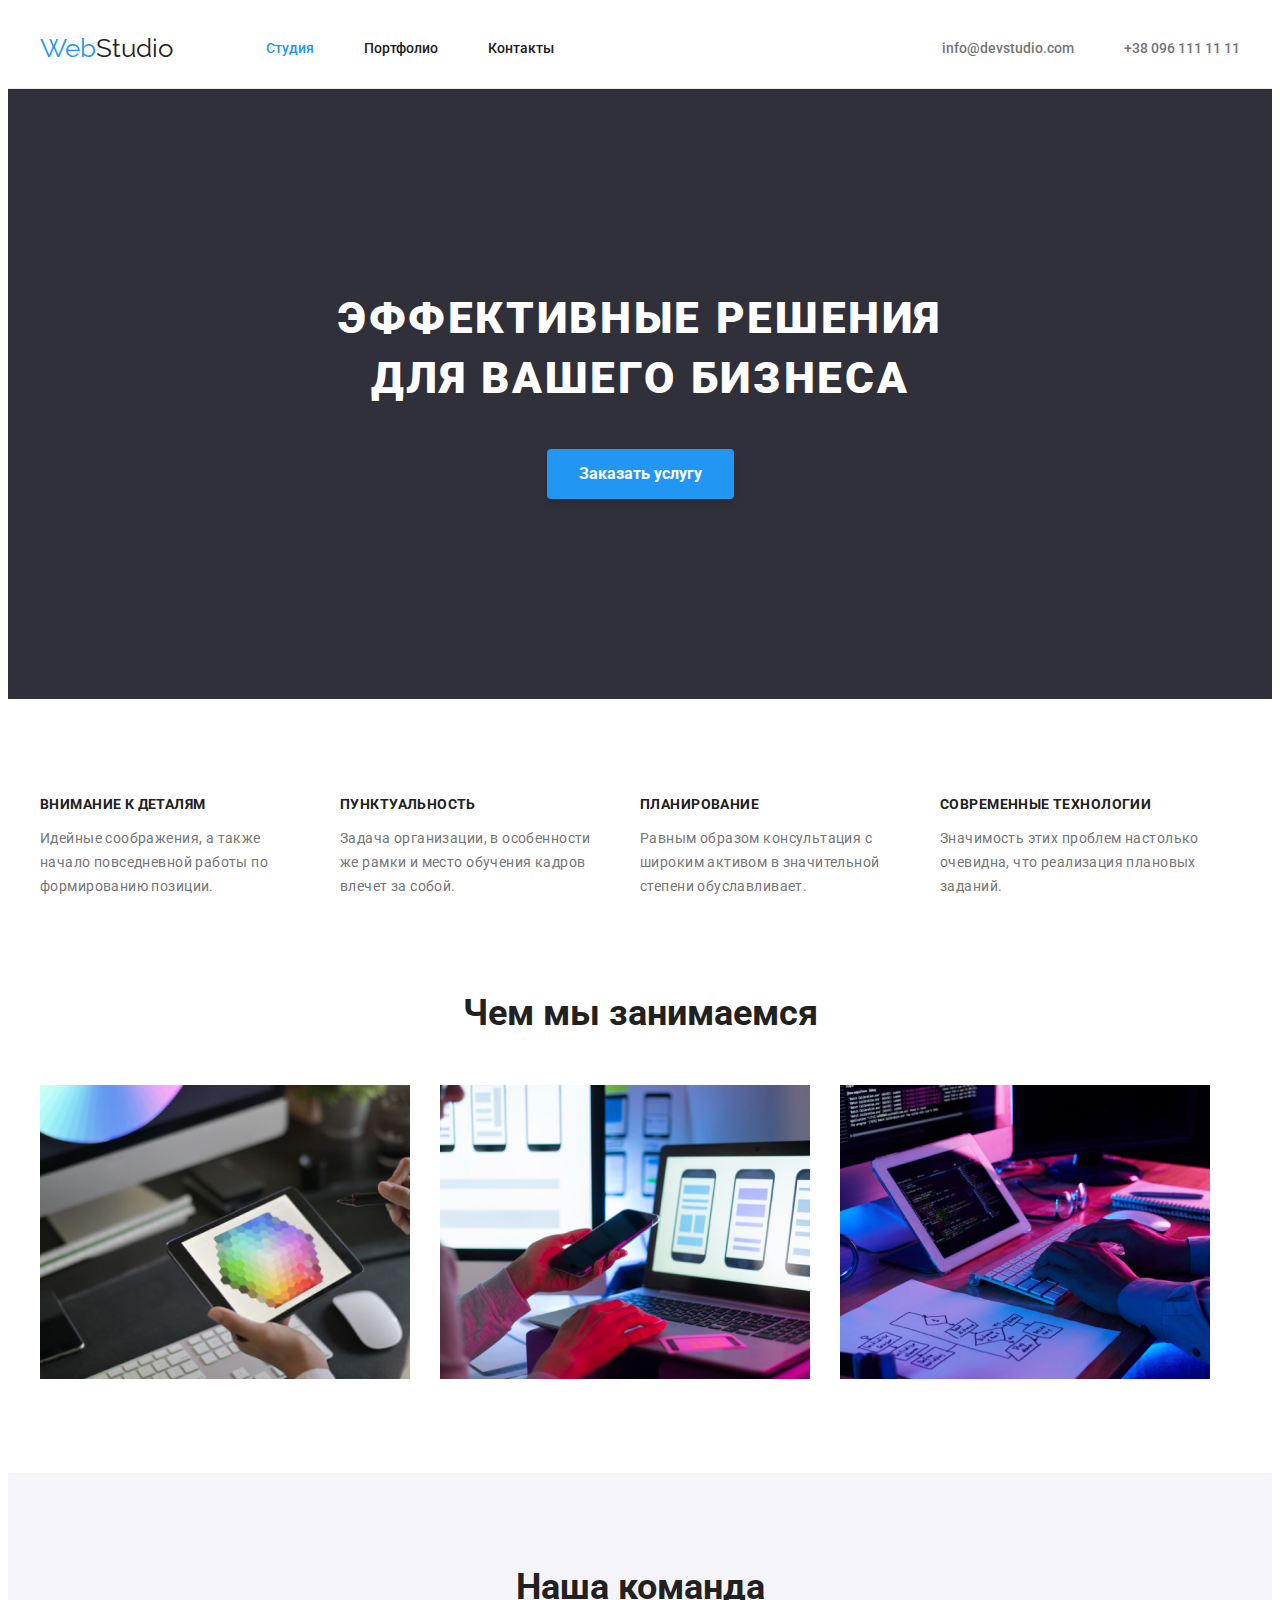
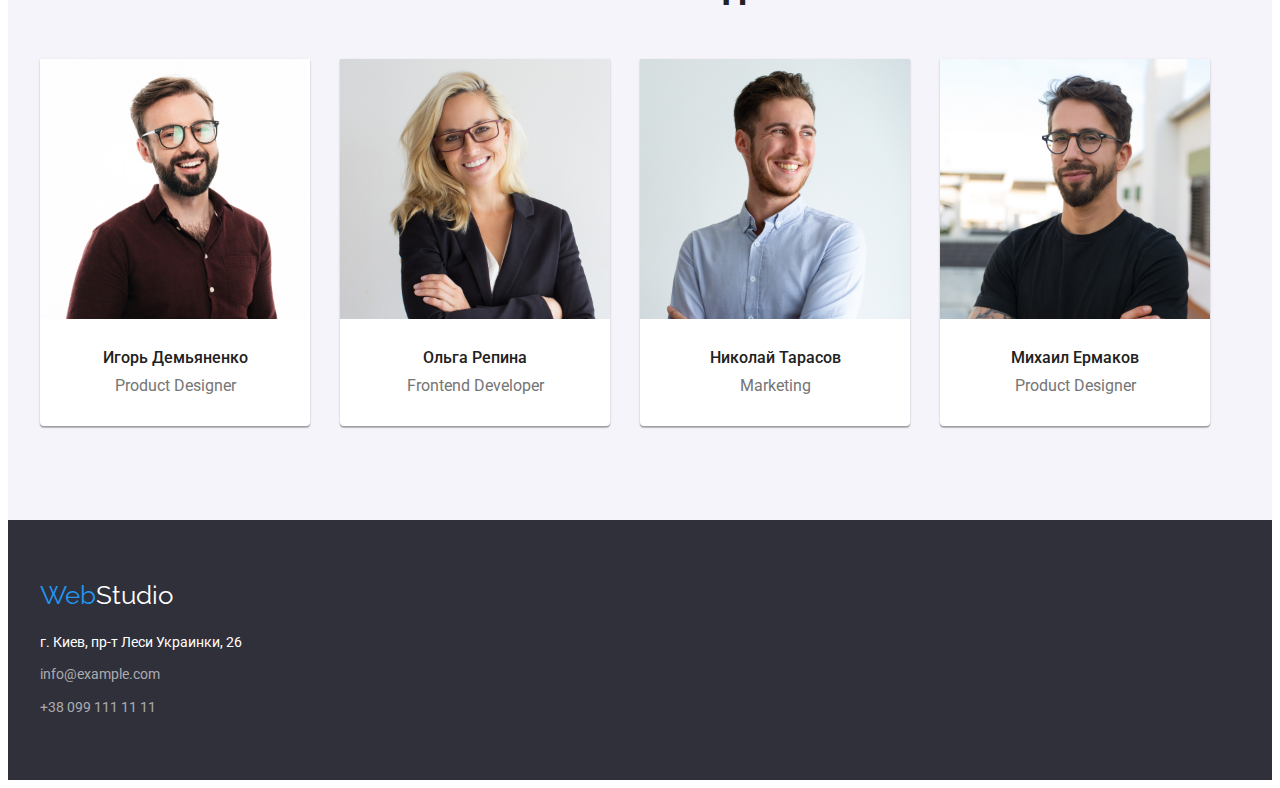
<file: index.html>
<!DOCTYPE html>
<html lang="ru">

<head>
    <meta charset="UTF-8">
    <meta http-equiv="X-UA-Compatible" content="IE=edge">
    <meta name="viewport" content="width=device-width, initial-scale=1.0">
    <title>Web Studio</title>
    <link rel="preconnect" href="https://fonts.googleapis.com">
    <link rel="preconnect" href="https://fonts.gstatic.com" crossorigin>
    <link
        href="https://fonts.googleapis.com/css2?family=Raleway:wght@700&family=Roboto:wght@400;500;700;900&display=swap"
        rel="stylesheet">
    <link rel="stylesheet" href="https://cdnjs.cloudflare.com/ajax/libs/modern-normalize/1.1.0/modern-normalize.min.css"
        integrity="sha512-wpPYUAdjBVSE4KJnH1VR1HeZfpl1ub8YT/NKx4PuQ5NmX2tKuGu6U/JRp5y+Y8XG2tV+wKQpNHVUX03MfMFn9Q=="
        crossorigin="anonymous" referrerpolicy="no-referrer" />
    <link rel="stylesheet" href="./CSS/styles.css" />
</head>

<body>
    <!--Шапка-->
    <header class="header">
        <div class="header-top container">
        <nav class="main-nav">
            <a href="./index.html" class="logo-hd">Web<span class="logo-hd-half">Studio</span></a>
            <ul class="nav list">
                <li class="item"><a class="nav-li current link" href="./index.html">Студия</a></li>
                <li class="item"><a class="nav-li link" href="./portfolio.html">Портфолио</a></li>
                <li class="item"><a class="nav-li link" href="">Контакты</a></li>
            </ul>
        </nav>
        <ul class="address list">
                <li class="item"><a class="address-li link" href="mailto:info@devstudio.com">info@devstudio.com</a></li>
                <li class="item"><a class="address-li link" href="tel:+380961111111">+38 096 111 11 11</a></li>
        </ul>
        </div>
    </header>

    <!--Основа-->
    
    <main>
        <!--Суть и Кнопка-->
        <section class="hero">
            <h1 class="hero-title">Эффективные решения для вашего бизнеса</h1>
            <button class="button" type="button">Заказать услугу</button>
        </section>
        <!--Особенности-->
        <section class="descr-features">
            <div class="container">
                <h2 class="visually-hidden">Особенности</h2>
                <ul class="features list">
                    <li class="item">
                        <h3 class="title">Внимание к деталям</h3>
                        <p>Идейные соображения, а также начало повседневной работы по формированию позиции.</p>
                    </li>
                    <li class="item">
                        <h3 class="title">Пунктуальность</h3>
                        <p>Задача организации, в особенности же рамки и место обучения кадров влечет за собой.</p>
                    </li>
                    <li class="item">
                        <h3 class="title">Планирование</h3>
                        <p>Равным образом консультация с широким активом в значительной степени обуславливает.</p>
                    </li>
                    <li class="item">
                        <h3 class="title">Современные технологии</h3>
                        <p>Значимость этих проблем настолько очевидна, что реализация плановых заданий.</p>
                    </li>
                </ul>
            </div>
        </section>

        <!--Чем мы занимаемся-->
        
        <section class="descr-gallery">
            <div class="container">
                <h2 class="section-title">Чем мы занимаемся</h2>
                <ul class="gallery list">
                    <li class="item"><img src="./images/box-3.jpg" alt="Планшет" width="370"></li>
                    <li class="item"><img src="./images/box-2.jpg" alt="Телефон и клава" width="370"></li>
                    <li class="item"><img src="./images/box-1.jpg" alt="Планшет и клава" width="370"></li>
                </ul>
            </div>
        </section>

        <!--Команда-->
        
        <section class="descr-team">
            <div class="container">
                <h2 class="team-title">Наша команда</h2>
                <ul class="team-list">
                    <li class="team-shadow"><img src="./images/photo-4.jpg" alt="Игорь Демьяненко" width="270">
                        <div class="member-box">
                        <h3 class="name"> Игорь Демьяненко</h3>
                        <p class="team-disc">Product Designer</p>
                        </div>
                    </li>
                    <li class="team-shadow"><img src="./images/photo-1.jpg" alt="Ольга Репина" width="270">
                        <div class="member-box">
                        <h3 class="name"> Ольга Репина</h3>
                        <p class="team-disc">Frontend Developer</p>
                        </div>
                    </li>
                    <li class="team-shadow"><img src="./images/photo-2.jpg" alt="Николай Тарасов" width="270">
                        <div class="member-box">
                        <h3 class="name"> Николай Тарасов</h3>
                        <p class="team-disc">Marketing</p>
                        </div>
                    </li>
                    <li class="team-shadow"><img src="./images/photo-3.jpg" alt="Михаил Ермаков" width="270">
                        <div class="member-box">
                        <h3 class="name"> Михаил Ермаков</h3>
                        <p class="team-disc">Product Designer</p>
                        </div>
                    </li>
                </ul>
            </div>
        </section>
    </main>

    <!--Футтер-->
    
    <footer class="footer">
        <div class="container">
            <a class="logo-ft link" href="/">Web<span class="logo-ft-half">Studio</span></a>
            <address>
                <p class="address-fiz">г. Киев, пр-т Леси Украинки, 26</p>
                <ul class="address-foot list">
                    <li class="item"><a class="foot-li link" href="mailto:info@example.com">info@example.com</a></li>
                    <li class="item"><a class="foot-li link" href="tel:+380991111111">+38 099 111 11 11</a></li>
                </ul>
        </div>
        </address>
    </footer>
</body>

</html>
</file>
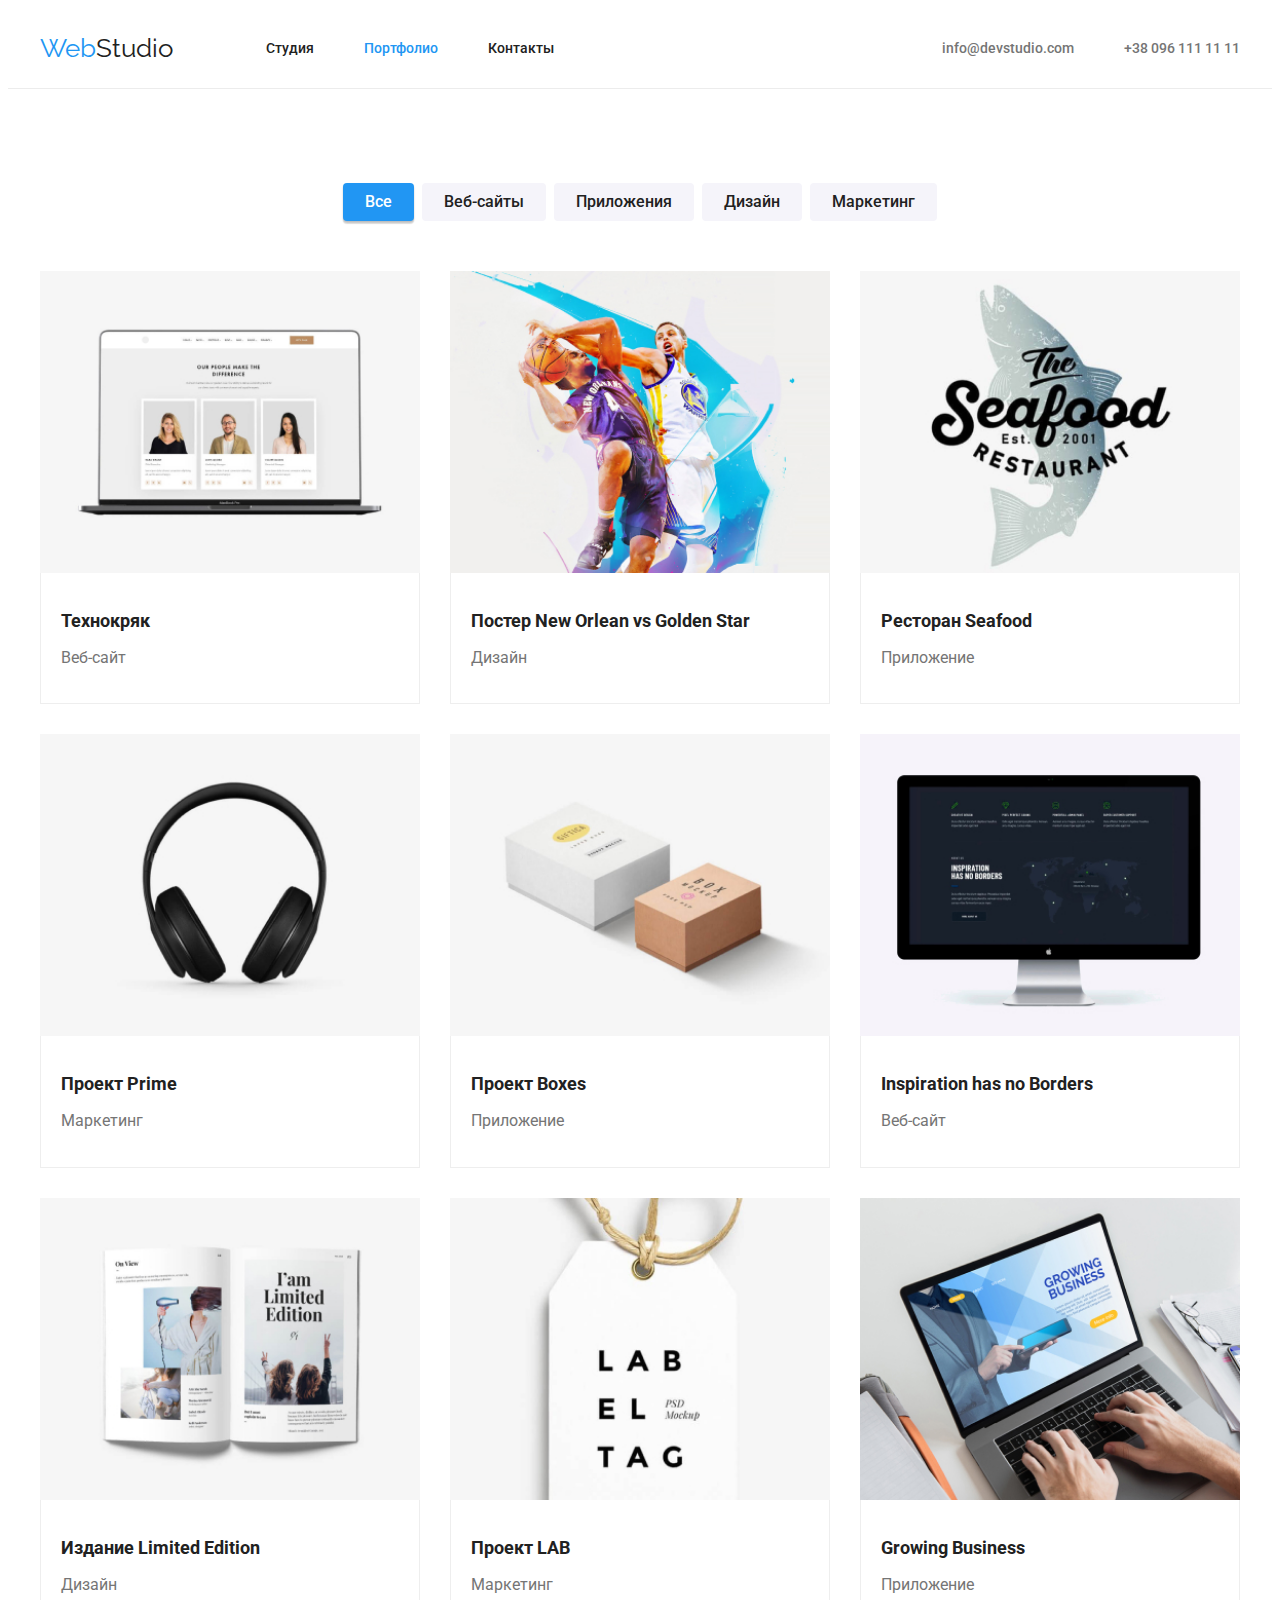
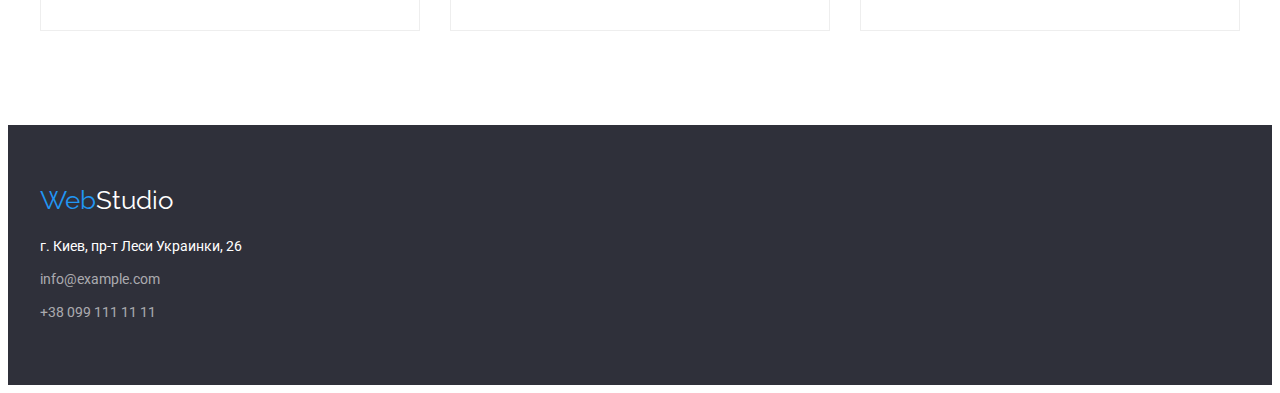
<file: portfolio.html>
<!DOCTYPE html>
<html lang="ru">

<head>
    <meta charset="UTF-8">
    <meta http-equiv="X-UA-Compatible" content="IE=edge">
    <meta name="viewport" content="width=device-width, initial-scale=1.0">
    <title>Portfolio</title>
    <link rel="preconnect" href="https://fonts.googleapis.com">
    <link rel="preconnect" href="https://fonts.gstatic.com" crossorigin>
    <link
        href="https://fonts.googleapis.com/css2?family=Raleway:wght@700&family=Roboto:wght@400;500;700;900&display=swap"
        rel="stylesheet">
    <link rel="stylesheet" href="https://cdnjs.cloudflare.com/ajax/libs/modern-normalize/1.1.0/modern-normalize.min.css"
        integrity="sha512-wpPYUAdjBVSE4KJnH1VR1HeZfpl1ub8YT/NKx4PuQ5NmX2tKuGu6U/JRp5y+Y8XG2tV+wKQpNHVUX03MfMFn9Q=="
        crossorigin="anonymous" referrerpolicy="no-referrer" />
    <link rel="stylesheet" href="./CSS/styles.css">
</head>

<body>
    

    <!--Шапка-->
    <header class="header">
        <div class="header-top container">
            <nav class="main-nav">
                <a href="./index.html" class="logo-hd">Web<span class="logo-hd-half">Studio</span></a>
                <ul class="nav list">
                    <li class="item"><a class="nav-li link" href="./index.html">Студия</a></li>
                    <li class="item"><a class="nav-li current link" href="./portfolio.html">Портфолио</a></li>
                    <li class="item"><a class="nav-li link" href="">Контакты</a></li>
                </ul>
            </nav>
            <ul class="address list">
                <li class="item"><a class="address-li link" href="mailto:info@devstudio.com">info@devstudio.com</a></li>
                <li class="item"><a class="address-li link" href="tel:+380961111111">+38 096 111 11 11</a></li>
            </ul>
        </div>
    </header>

    <!--Основа-->
    
    <main>
        <h1 class="page-title">Portfolio</h1>
        <!-- Кнопки -->
        <section class="descr-projects">
            <div class="container">
                <h2 class="visually-hidden">Наши проекты</h2>
                <ul class="filtres list">
                    <li class="item"><button class="buttons current" type="button">Все</button></li>
                    <li class="item"><button class="buttons" type="button">Веб-сайты</button></li>
                    <li class="item"><button class="buttons" type="button">Приложения</button></li>
                    <li class="item"><button class="buttons" type="button">Дизайн</button></li>
                    <li class="item"><button class="buttons" type="button">Маркетинг</button></li>
                </ul>

                <!-- Примеры проектов  -->
                <ul class="projects list">
                    <li class="projects-border"><a href="#" class="projects-link"><img src="./images/technocryak.jpg" alt="Технокряк" width="370">
                        <div class="projects-box">
                            <h3 class="projects-title-color">Технокряк</h3>
                            <p class="projects-disc">Веб-сайт</p>
                        </div>    
                        </a></li>
                    <li class="projects-border"><a href="#" class="projects-link"><img src="./images/new-orlean.jpg"
                                alt="New Orlean" width="370">
                            <div class="projects-box">
                            <h3 class="projects-title-color">Постер New Orlean vs Golden Star</h3>
                            <p class="projects-disc">Дизайн</p>
                            </div>
                        </a></li>
                    <li class="projects-border"><a href="#" class="projects-link"><img src="./images/seafood.jpg" alt="Seafood"
                                width="370">
                            <div class="projects-box">
                            <h3 class="projects-title-color">Ресторан Seafood</h3>
                            <p class="projects-disc">Приложение</p>
                            </div>
                        </a></li>
                    <li class="projects-border"><a href="#" class="projects-link"><img src="./images/project-prime.jpg" alt="Prime"
                                width="370">
                            <div class="projects-box">
                            <h3 class="projects-title-color">Проект Prime</h3>
                            <p class="projects-disc">Маркетинг</p>
                            </div>
                        </a></li>
                    <li class="projects-border"><a href="#" class="projects-link" ><img src="./images/project-boxes.jpg" alt="Boxes"
                                width="370">
                            <div class="projects-box">
                            <h3 class="projects-title-color">Проект Boxes</h3>
                            <p class="projects-disc">Приложение</p>
                            </div>
                        </a></li>
                    <li class="projects-border"><a href="#" class="projects-link"><img src="./images/no-borders.jpg" alt="No Borders" width="370">
                            <div class="projects-box">
                            <h3 class="projects-title-color">Inspiration has no Borders</h3>
                            <p class="projects-disc">Веб-сайт</p>
                            </div>
                        </a></li>
                    <li class="projects-border"><a href="#" class="projects-link"><img src="./images/limited-edition.jpg" alt="Limited Edition"
                                width="370">
                            <div class="projects-box">
                            <h3 class="projects-title-color">Издание Limited Edition</h3>
                            <p class="projects-disc">Дизайн</p>
                            </div>
                        </a></li>
                    <li class="projects-border"><a href="#" class="projects-link"><img src="./images/lab.jpg" alt="Лаба" width="370">
                            <div class="projects-box">
                            <h3 class="projects-title-color">Проект LAB</h3>
                            <p class="projects-disc">Маркетинг</p>
                            </div>
                        </a></li>
                    <li class="projects-border"><a href="#" class="projects-link"><img src="./images/growing.jpg"
                                alt="Growing" width="370">
                            <div class="projects-box">
                            <h3 class="projects-title-color">Growing Business</h3>
                            <p class="projects-disc">Приложение</p>
                            </div>
                        </a></li>
                </ul>
            </div>
        </section>
    </main>

    <!--Футтер-->

    <footer class="footer">
        <div class="container">
            <a class="logo-ft link" href="/">Web<span class="logo-ft-half">Studio</span></a>
            <address>
                <p class="address-fiz">г. Киев, пр-т Леси Украинки, 26</p>
                <ul class="address-foot list">
                    <li class="item"><a class="foot-li link" href="mailto:info@example.com">info@example.com</a></li>
                    <li class="item"><a class="foot-li link" href="tel:+380991111111">+38 099 111 11 11</a></li>
                </ul>
        </div>
        </address>
    </footer>
</body>

</html>
</file>
<file: CSS/styles.css>
:root {
  --primary-text-color: #757575;
  --tittle-text-color: #212121;
  --accent-color: #2196f3;
  --secondary-text-color: #ffffff;
  --background-color: #2f303a;
  --button-background-color: #188ce8;
  --unique-color: rgba(255, 255, 255, 0.6);
  --unique-background-color: #f5f4fa;
}
/* Global styles */

body {
  font-family: "Raleway", sans-serif;
  font-family: "Roboto", sans-serif;
  color: var(--primary-text-color);
  background-color: var(--secondary-text-color);
}

h1,
h2,
h3,
h4,
h5,
h6,
p,
ul {
  margin: 0;
  padding: 0;
}

.list {
  list-style: none;
}

link {
  text-decoration: none;
}

a {
  text-decoration: none;
}
img {
  display: block;
  width: 100%;
}
.container {
  width: 1200px;
  margin: 0 auto;
  padding: 0 15px;
}

/* logo header styles */

.logo-hd {
  font-family: "Raleway", sans-serif;
  font-size: 26px;
  line-height: 1.17;
  text-decoration: none;
  color: var(--accent-color);
}

.logo-hd-half {
  color: var(--tittle-text-color);
}

/* nav styles */

.header {
  border-bottom: #ececec 1px solid;
}

.header-top {
  display: flex;
}

.main-nav {
  display: flex;
  align-items: center;
}

.nav {
  display: flex;
  margin-left: 93px;
}

.nav .item + .item {
  margin-left: 50px;
}

.nav .nav-li {
  display: block;
  padding-top: 32px;
  padding-bottom: 32px;
  color: var(--tittle-text-color);
  font-weight: 500;
  font-size: 14px;
  line-height: 1.17;
}

.address .address-li {
  display: block;
  padding-top: 32px;
  padding-bottom: 32px;
  font-weight: 500;
  font-size: 14px;
  line-height: 1.17;
}

.address {
  display: flex;
  margin-left: auto;
}

.address .item + .item {
  margin-left: 50px;
}

.address-li {
  color: var(--primary-text-color);
}

.nav .nav-li.current,
.address-li:hover,
.address-li:focus,
.nav .nav-li:hover,
.nav .nav-li:focus {
  color: var(--accent-color);
}

.nav .nav-li.current:focus,
.nav .nav-li.current:hover {
  color: var(--button-background-color);
}

/*main*/
.visually-hidden {
  position: absolute;
  width: 1px;
  height: 1px;
  margin: -1px;
  border: 0;
  padding: 0;

  white-space: nowrap;
  clip-path: inset(100%);
  clip: rect(0 0 0 0);
  overflow: hidden;
}

.hero {
  padding: 200px 0;
  text-align: center;
  background-color: var(--background-color);
}

.hero-title {
  margin: 0 auto 40px;
  color: var(--secondary-text-color);
  font-size: 44px;
  max-width: 696px;
  justify-content: center;
  line-height: 1.36;
  font-weight: 900;
  text-transform: uppercase;
  letter-spacing: 0.06em;
}

.button:hover,
.button:focus {
  background-color: var(--button-background-color);
}

.button {
  padding: 10px 32px;
  text-align: center;
  font-size: 16px;
  line-height: 1.9;
  font-weight: 700;
  font-family: inherit;
  color: var(--secondary-text-color);
  background-color: var(--accent-color);
  box-shadow: 0px 4px 4px rgba(0, 0, 0, 0.15);
  border-radius: 4px;
  border: none;
  cursor: pointer;
}
/* features */
.descr-features {
  padding: 94px 0;
}
.features {
  display: flex;
  font-size: 14px;
  line-height: 1.71;
  font-weight: 400;
  letter-spacing: 0.03em;
  margin-left: -30px;
}

.features .item {
  margin-left: 30px;
  width: 270px;
}

.title {
  margin-bottom: 10px;
  color: var(--tittle-text-color);
  font-size: 14px;
  line-height: 1.71;
  text-transform: uppercase;
  font-weight: 700;
  width: 270px;
}
/* Gallery */
.descr-gallery {
  padding-bottom: 94px;
}
.section-title {
  margin-bottom: 50px;
  font-size: 36px;
  line-height: 1.16;
  font-weight: 700;
  text-align: center;
  color: var(--tittle-text-color);
}

.gallery {
  display: flex;
}

.gallery .item + .item {
  margin-left: 30px;
}

/* Team */

.descr-team {
  background-color: var(--unique-background-color);
  padding: 94px 0;
}

.team-title {
  margin-bottom: 50px;
  font-size: 36px;
  line-height: 1.16;
  font-weight: 700;
  text-align: center;
  color: var(--tittle-text-color);
}

.team-list {
  display: flex;
  text-align: center;
  font-size: 16px;
  line-height: 1.17;
  list-style: none;
}

.team-list .team-shadow + .team-shadow {
  margin-left: 30px;
}

.team-shadow {
  width: 270px;
  box-shadow: 0px 1px 3px rgba(0, 0, 0, 0.12), 0px 1px 1px rgba(0, 0, 0, 0.14),
    0px 2px 1px rgba(0, 0, 0, 0.2);
  border-radius: 0px 0px 4px 4px;
  background-color: #fff;
}

.member-box {
  padding: 30px 20px;
}

.name {
  margin-bottom: 10px;
  color: var(--tittle-text-color);
  font-size: 16px;
  line-height: 1.17;
  font-weight: 500;
}

.team-disc {
  margin: 0px;
}

/* footer */

.footer {
  background-color: var(--background-color);
  padding: 60px 0;
}

.logo-ft {
  display: inline-block;
  margin-bottom: 20px;
  color: var(--accent-color);
  font-family: "Raleway", sans-serif;
  font-size: 26px;
  line-height: 1.17;
}

.logo-ft-half {
  color: var(--secondary-text-color);
}

.address-fiz {
  margin-bottom: 9px;
  color: var(--secondary-text-color);
}

.address-fiz,
.foot-li {
  font-style: normal;
  font-size: 14px;
  line-height: 1.7;
}

.address-foot .item:not(:last-child) {
  margin-bottom: 9px;
}

.foot-li {
  color: var(--unique-color);
}

.address-foot .foot-li:hover,
.address-foot .foot-li:focus {
  color: var(--accent-color);
}

/* portfolio */

.page-title {
  display: none;
  margin: 0;
}
.descr-projects {
  padding: 94px 0;
}

.buttons {
  padding: 6px 22px;
  color: var(--tittle-text-color);
  background-color: var(--unique-background-color);
  border: none;
  border-radius: 4px;
  font-family: inherit;
  font-size: 16px;
  line-height: 1.6;
  font-weight: 500;
  cursor: pointer;
}

.buttons:hover,
.buttons:focus,
.filtres .current {
  box-shadow: 0px 3px 1px rgba(0, 0, 0, 0.1), 0px 1px 2px rgba(0, 0, 0, 0.08),
    0px 2px 2px rgba(0, 0, 0, 0.12);
  color: var(--secondary-text-color);
  background-color: var(--accent-color);
}

.filtres .current:hover,
.filtres .current:focus {
  background-color: var(--button-background-color);
}

.filtres {
  display: flex;
  justify-content: center;
  /*padding-top: 94px;*/
  margin-bottom: 50px;
}

.filtres .item + .item {
  margin-left: 8px;
}

.projects {
  display: flex;
  flex-wrap: wrap;
}

.projects-border {
  margin-right: 30px;
  margin-bottom: 30px;
  width: calc((100% - 2 * 30px) / 3);
  box-sizing: border-box;
}

.projects-border:nth-child(3n) {
  margin-right: 0;
}
.projects-border:nth-last-child(-n + 3) {
  margin-bottom: 0;
}

.projects-link {
  height: 100%;
  color: var(--primary-text-color);
  font-size: 16px;
  line-height: 1.9;
}

.projects-title-color {
  margin-bottom: 4px;
  font-size: 18px;
  line-height: 2;
  font-weight: 700;
  color: var(--tittle-text-color);
}

.projects-disc {
  width: 370px;
}

.projects-box {
  padding: 30px 20px;
  border-right: 1px solid #eeeeee;
  border-bottom: 1px solid #eeeeee;
  border-left: 1px solid #eeeeee;
}
</file>
